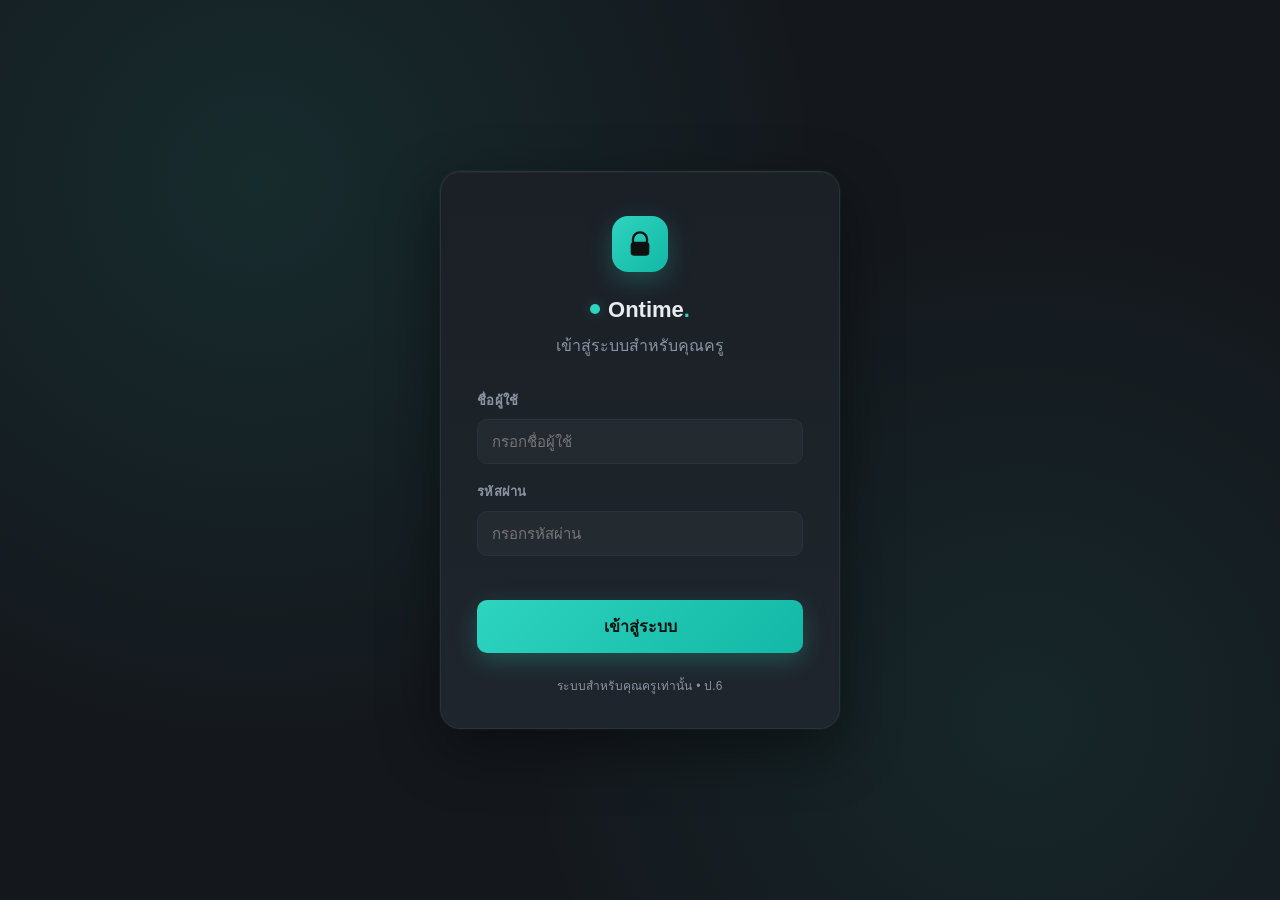
<file: index.html>
<!DOCTYPE html>
<html lang="th">
<head>
    <meta charset="UTF-8">
    <meta name="viewport" content="width=device-width, initial-scale=1.0">
    <title>Ontime | หน้าหลัก</title>
    <link rel="stylesheet" href="style.css">
</head>
<body>

    <header>
        <div class="header-inner">
            <div class="brand">
                <span class="brand-dot"></span>
                <h1>Ontime<span class="brand-accent">.</span></h1>
            </div>
            <nav>
                <a href="index.html" class="active">หน้าหลัก</a>
                <a href="manage.html">จัดการนักเรียน</a>
            </nav>
            <button id="logoutBtn" class="logout-btn">ออกจากระบบ</button>
        </div>
    </header>

    <main>

        <section class="page-header">
            <p class="eyebrow">ภาพรวมระบบ</p>
            <h2>สรุปข้อมูลวันนี้</h2>
        </section>

        <section class="panel">
            <h3 class="section-title">วิชาที่สอนวันนี้</h3>
            <div class="class-info">
                <div class="info-item">
                    <span class="info-label">ชั้นเรียน</span>
                    <span class="info-value" id="infoClass">--</span>
                </div>
                <div class="info-item">
                    <span class="info-label">วิชา</span>
                    <span class="info-value" id="infoSubject">--</span>
                </div>
                <div class="info-item">
                    <span class="info-label">วัน / คาบ</span>
                    <span class="info-value" id="infoDayPeriod">--</span>
                </div>
                <div class="info-item">
                    <span class="info-label">เวลาเรียน</span>
                    <span class="info-value" id="infoTime">--</span>
                </div>
            </div>
        </section>

        <section class="panel">
            <h3 class="section-title">สรุปการเช็คชื่อวันนี้</h3>
            <div class="stats">
                <div class="stat-box">
                    <span class="stat-number" id="statTotal">0</span>
                    <span class="stat-label">นักเรียนทั้งหมด</span>
                </div>
                <div class="stat-box">
                    <span class="stat-number" id="statPresent">0</span>
                    <span class="stat-label">มาเรียน</span>
                </div>
                <div class="stat-box">
                    <span class="stat-number" id="statLate">0</span>
                    <span class="stat-label">มาสาย</span>
                </div>
                <div class="stat-box">
                    <span class="stat-number" id="statAbsent">0</span>
                    <span class="stat-label">ขาดเรียน</span>
                </div>
                <div class="stat-box">
                    <span class="stat-number" id="statPending">0</span>
                    <span class="stat-label">ยังไม่เช็คชื่อ</span>
                </div>
            </div>
        </section>

        <section class="panel panel-cta">
            <h3 class="section-title">จัดการระบบ</h3>
            <p class="hero-desc" style="margin-bottom:16px;">
                แก้ไขข้อมูลวิชา เพิ่ม/ลบรายชื่อนักเรียน และเช็คชื่อประจำวัน
            </p>
            <a href="manage.html" class="cta-btn">ไปหน้าจัดการนักเรียน →</a>
        </section>

    </main>

    <footer>
        <p>© 2026 Ontime — ระบบเช็คชื่อออนไลน์</p>
    </footer>

    <script src="data.js"></script>
    <script src="home.js"></script>
</body>
</html>
</file>
<file: style.css>
/* ===== 1. Design Tokens ===== */
:root {
    --bg: #14181d;
    --bg-alt: #1b2027;
    --panel: #1f252c;
    --border: #2b323b;
    --text: #e6ecf0;
    --text-muted: #8a94a3;
    --turquoise: #2dd4bf;
    --turquoise-dim: #1a8c7f;
    --turquoise-glow: rgba(45, 212, 191, 0.25);
    --radius: 14px;
}

/* ===== 2. Reset & Base ===== */
* { margin: 0; padding: 0; box-sizing: border-box; }

body {
    background-color: var(--bg);
    color: var(--text);
    font-family: "Segoe UI", "Sarabun", sans-serif;
    line-height: 1.6;
}

a { text-decoration: none; }

/* ===== 3. Header & Nav ===== */
header {
    border-bottom: 1px solid var(--border);
    background-color: rgba(20, 24, 29, 0.85);
    position: sticky;
    top: 0;
}

.header-inner {
    max-width: 960px;
    margin: 0 auto;
    padding: 18px 24px;
    display: flex;
    align-items: center;
    justify-content: space-between;
    flex-wrap: wrap;
    gap: 12px;
}

.brand { display: flex; align-items: center; gap: 8px; }

.brand-dot {
    width: 10px; height: 10px;
    border-radius: 50%;
    background: var(--turquoise);
    box-shadow: 0 0 12px var(--turquoise-glow);
}

.brand h1 { font-size: 22px; font-weight: 700; }
.brand-accent { color: var(--turquoise); }

nav { display: flex; gap: 24px; }

nav a {
    color: var(--text-muted);
    font-size: 15px;
    font-weight: 600;
    padding-bottom: 4px;
    position: relative;
}

nav a:hover { color: var(--text); }
nav a.active { color: var(--turquoise); }

nav a.active::after {
    content: "";
    position: absolute;
    left: 0;
    bottom: -4px;
    width: 100%;
    height: 2px;
    background: var(--turquoise);
    border-radius: 2px;
}

/* ===== ปุ่มออกจากระบบ ===== */
.logout-btn {
    background: transparent;
    color: var(--text-muted);
    border: 1px solid var(--border);
    font-size: 13px;
    font-weight: 600;
    padding: 8px 16px;
    border-radius: 8px;
    cursor: pointer;
}

.logout-btn:hover {
    color: #ef4444;
    border-color: rgba(239, 68, 68, 0.4);
}

/* ===== 4. Main / Page Header ===== */
main { max-width: 960px; margin: 0 auto; padding: 48px 24px 60px; }

.page-header { margin-bottom: 32px; }

.eyebrow {
    color: var(--turquoise);
    font-size: 13px;
    font-weight: 700;
    text-transform: uppercase;
    margin-bottom: 12px;
}

.page-header h2 { font-size: 32px; font-weight: 800; }

.hero-desc {
    color: var(--text-muted);
    font-size: 16px;
}

/* ===== 5. Panels ===== */
.panel {
    background: var(--bg-alt);
    border: 1px solid var(--border);
    border-radius: var(--radius);
    padding: 24px;
    margin-top: 24px;
    max-width: 760px;
}

.panel-danger { border-color: rgba(239, 68, 68, 0.3); }
.panel-cta { border-color: var(--turquoise-dim); }

.section-title {
    font-size: 20px;
    font-weight: 700;
    margin-bottom: 16px;
}

/* ===== 6. ฟอร์มข้อมูลวิชา / ล็อกอิน ===== */
.form-grid {
    display: grid;
    grid-template-columns: 1fr 1fr;
    gap: 16px;
}

.form-field { display: flex; flex-direction: column; gap: 6px; }
.form-field label { font-size: 14px; color: var(--text-muted); }

.form-field input,
.form-field select {
    background: var(--panel);
    color: var(--text);
    border: 1px solid var(--border);
    border-radius: 8px;
    padding: 10px 12px;
    font-size: 15px;
}

.form-field input:disabled { opacity: 0.6; }

.save-btn {
    grid-column: 1 / -1;
    background: var(--turquoise);
    color: #0b1210;
    border: none;
    font-weight: 700;
    padding: 12px;
    border-radius: 8px;
    cursor: pointer;
    margin-top: 8px;
    font-size: 15px;
}

/* ===== 7. เพิ่มนักเรียน ===== */
.add-student-row {
    display: flex;
    gap: 10px;
    margin-bottom: 16px;
}

.add-student-row input {
    flex: 1;
    background: var(--panel);
    color: var(--text);
    border: 1px solid var(--border);
    border-radius: 8px;
    padding: 10px 12px;
    font-size: 15px;
}

.add-student-row button {
    background: var(--turquoise);
    color: #0b1210;
    border: none;
    font-weight: 700;
    padding: 10px 18px;
    border-radius: 8px;
    cursor: pointer;
    white-space: nowrap;
}

/* ===== กล่องแจ้งเตือน ===== */
.feedback-box {
    max-height: 0;
    overflow: hidden;
    opacity: 0;
    transform: translateY(-6px);
    transition: all 0.25s ease;
    font-size: 14px;
    font-weight: 600;
    padding: 0 14px;
    border-radius: 8px;
    margin-bottom: 0;
}

.feedback-box.show {
    max-height: 50px;
    opacity: 1;
    transform: translateY(0);
    padding: 10px 14px;
    margin-bottom: 16px;
}

.feedback-success {
    background: rgba(45, 212, 191, 0.15);
    color: var(--turquoise);
    border: 1px solid var(--turquoise-dim);
}

.feedback-error {
    background: rgba(239, 68, 68, 0.15);
    color: #ef4444;
    border: 1px solid rgba(239, 68, 68, 0.4);
}

/* ===== 8. ตาราง ===== */
.schedule-table {
    width: 100%;
    border-collapse: collapse;
    background: var(--panel);
    border: 1px solid var(--border);
    border-radius: var(--radius);
    overflow: hidden;
}

.schedule-table th,
.schedule-table td {
    padding: 12px 16px;
    font-size: 15px;
    text-align: left;
}

.schedule-table th {
    background: #232a32;
    color: var(--turquoise);
    font-weight: 700;
}

.schedule-table td {
    border-top: 1px solid var(--border);
    color: var(--text);
}

.schedule-table tr:hover td {
    background: rgba(45, 212, 191, 0.05);
}

/* ===== 9. ปุ่มแก้ไข / ลบ ===== */
.edit-btn, .delete-btn {
    border: none;
    padding: 6px 12px;
    border-radius: 6px;
    font-size: 13px;
    cursor: pointer;
    margin-right: 6px;
    font-weight: 600;
}

.edit-btn { background: rgba(45, 212, 191, 0.15); color: var(--turquoise); }
.delete-btn { background: rgba(239, 68, 68, 0.15); color: #ef4444; }

/* ===== 10. ปุ่มมาร์คสถานะเช็คชื่อ ===== */
.mark-btn {
    border: none;
    padding: 6px 12px;
    border-radius: 6px;
    font-size: 13px;
    cursor: pointer;
    margin-right: 6px;
    font-weight: 600;
}

.mark-present { background: rgba(45, 212, 191, 0.15); color: var(--turquoise); }
.mark-late { background: rgba(234, 179, 8, 0.15); color: #eab308; }
.mark-absent { background: rgba(239, 68, 68, 0.15); color: #ef4444; }

/* ===== 11. Badge สถานะ ===== */
.status-badge {
    padding: 4px 10px;
    border-radius: 999px;
    font-size: 13px;
    font-weight: 600;
}

.status-present { background: rgba(45, 212, 191, 0.15); color: var(--turquoise); }
.status-late     { background: rgba(234, 179, 8, 0.15); color: #eab308; }
.status-absent   { background: rgba(239, 68, 68, 0.15); color: #ef4444; }
.status-none     { background: rgba(138, 148, 163, 0.15); color: var(--text-muted); }

/* ===== 12. ปุ่มรีเซ็ต ===== */
.reset-btn {
    background: rgba(239, 68, 68, 0.15);
    color: #ef4444;
    border: 1px solid rgba(239, 68, 68, 0.4);
    font-weight: 700;
    padding: 10px 20px;
    border-radius: 8px;
    cursor: pointer;
    font-size: 15px;
}

.reset-btn:hover { background: rgba(239, 68, 68, 0.25); }

/* ===== 13. Class Info (หน้า Home) ===== */
.class-info {
    display: flex;
    gap: 16px;
    flex-wrap: wrap;
}

.info-item {
    background: var(--panel);
    border: 1px solid var(--border);
    border-radius: 10px;
    padding: 12px 20px;
    display: flex;
    flex-direction: column;
    gap: 4px;
    min-width: 140px;
}

.info-label { font-size: 13px; color: var(--text-muted); }
.info-value { font-size: 17px; font-weight: 700; color: var(--turquoise); }

/* ===== 14. Stats Grid (หน้า Home) ===== */
.stats {
    display: grid;
    grid-template-columns: repeat(5, 1fr);
    gap: 14px;
}

.stat-box {
    background: var(--panel);
    border: 1px solid var(--border);
    border-radius: 10px;
    padding: 18px 10px;
    text-align: center;
}

.stat-number {
    display: block;
    font-size: 28px;
    font-weight: 800;
    color: var(--turquoise);
    margin-bottom: 4px;
}

.stat-label { font-size: 13px; color: var(--text-muted); }

/* ===== 15. ปุ่ม CTA ===== */
.cta-btn {
    display: inline-block;
    background: var(--turquoise);
    color: #0b1210;
    font-weight: 700;
    padding: 12px 24px;
    border-radius: 8px;
    text-decoration: none;
    font-size: 15px;
}

.cta-btn:hover { opacity: 0.9; }

/* ===== 16. หน้า Login ===== */
.login-wrap {
    min-height: 100vh;
    display: flex;
    align-items: center;
    justify-content: center;
    padding: 24px;
}

.login-box {
    background: var(--bg-alt);
    border: 1px solid var(--border);
    border-radius: var(--radius);
    padding: 40px 32px;
    max-width: 400px;
    width: 100%;
}

.login-form {
    display: flex;
    flex-direction: column;
    gap: 16px;
}

.login-btn {
    background: var(--turquoise);
    color: #0b1210;
    border: none;
    font-size: 16px;
    font-weight: 700;
    padding: 12px;
    border-radius: 8px;
    cursor: pointer;
    margin-top: 4px;
}

.login-btn:hover { opacity: 0.9; }

/* ===== 17. Footer ===== */
footer {
    border-top: 1px solid var(--border);
    text-align: center;
    padding: 24px;
    color: var(--text-muted);
    font-size: 13px;
}

/* ===== 18. Responsive ===== */
@media (max-width: 640px) {
    .header-inner { flex-direction: column; gap: 12px; }
    .form-grid { grid-template-columns: 1fr; }
    .add-student-row { flex-direction: column; }
    .schedule-table { font-size: 13px; }
    .schedule-table th, .schedule-table td { padding: 10px 8px; }
    .mark-btn, .edit-btn, .delete-btn { margin-bottom: 4px; }
    .stats { grid-template-columns: repeat(2, 1fr); }
    .class-info { flex-direction: column; }
}

/* ===== 16. หน้า Login (ปรับปรุงใหม่ให้สวยขึ้น) ===== */
.login-wrap {
    min-height: 100vh;
    display: flex;
    align-items: center;
    justify-content: center;
    padding: 24px;
    position: relative;
    overflow: hidden;
    background:
        radial-gradient(circle at 20% 20%, rgba(45, 212, 191, 0.10), transparent 45%),
        radial-gradient(circle at 80% 80%, rgba(45, 212, 191, 0.08), transparent 40%),
        var(--bg);
}

/* จุดแสงลอยเบลอ ๆ ด้านหลังการ์ด */
.login-glow {
    position: absolute;
    width: 420px;
    height: 420px;
    background: radial-gradient(circle, rgba(45, 212, 191, 0.18), transparent 70%);
    border-radius: 50%;
    filter: blur(10px);
    animation: floatGlow 8s ease-in-out infinite;
    pointer-events: none;
    z-index: 0;
}

@keyframes floatGlow {
    0%, 100% { transform: translate(0, 0); }
    50% { transform: translate(30px, -20px); }
}

.login-box {
    position: relative;
    z-index: 1;
    background: linear-gradient(180deg, var(--bg-alt) 0%, var(--panel) 100%);
    border: 1px solid var(--border);
    border-radius: 20px;
    padding: 44px 36px 32px;
    max-width: 400px;
    width: 100%;
    box-shadow:
        0 20px 60px rgba(0, 0, 0, 0.45),
        0 0 0 1px rgba(45, 212, 191, 0.05),
        inset 0 1px 0 rgba(255, 255, 255, 0.03);
    animation: loginAppear 0.5s ease;
}

@keyframes loginAppear {
    from { opacity: 0; transform: translateY(16px) scale(0.98); }
    to { opacity: 1; transform: translateY(0) scale(1); }
}

.login-box.shake {
    animation: shake 0.4s ease;
}

@keyframes shake {
    0%, 100% { transform: translateX(0); }
    25% { transform: translateX(-8px); }
    75% { transform: translateX(8px); }
}

/* ไอคอนกุญแจวงกลมด้านบน */
.login-icon {
    width: 56px;
    height: 56px;
    margin: 0 auto 20px;
    background: linear-gradient(135deg, var(--turquoise), #14b8a6);
    border-radius: 16px;
    display: flex;
    align-items: center;
    justify-content: center;
    box-shadow: 0 8px 24px var(--turquoise-glow);
}

.login-form {
    display: flex;
    flex-direction: column;
    gap: 18px;
}

.login-form .form-field label {
    font-size: 13px;
    font-weight: 600;
    letter-spacing: 0.3px;
    text-transform: uppercase;
    color: var(--text-muted);
    margin-bottom: 2px;
}

.login-form .form-field input {
    background: rgba(255, 255, 255, 0.03);
    border: 1px solid var(--border);
    border-radius: 10px;
    padding: 13px 14px;
    font-size: 15px;
    color: var(--text);
    transition: border-color 0.2s ease, box-shadow 0.2s ease, background 0.2s ease;
}

.login-form .form-field input:hover {
    border-color: rgba(45, 212, 191, 0.3);
}

.login-form .form-field input:focus {
    outline: none;
    border-color: var(--turquoise);
    background: rgba(45, 212, 191, 0.04);
    box-shadow: 0 0 0 4px var(--turquoise-glow);
}

.login-btn {
    background: linear-gradient(135deg, var(--turquoise), #14b8a6);
    color: #0b1210;
    border: none;
    font-size: 16px;
    font-weight: 700;
    padding: 14px;
    border-radius: 10px;
    cursor: pointer;
    margin-top: 6px;
    box-shadow: 0 8px 24px var(--turquoise-glow);
    transition: transform 0.15s ease, box-shadow 0.15s ease, opacity 0.15s ease;
}

.login-btn:hover {
    transform: translateY(-2px);
    box-shadow: 0 12px 28px var(--turquoise-glow);
}

.login-btn:active {
    transform: translateY(0);
}

.login-btn:disabled {
    opacity: 0.7;
    cursor: not-allowed;
    transform: none;
}

.login-hint {
    text-align: center;
    margin-top: 24px;
    font-size: 12px;
    color: var(--text-muted);
    letter-spacing: 0.2px;
}
</file>
